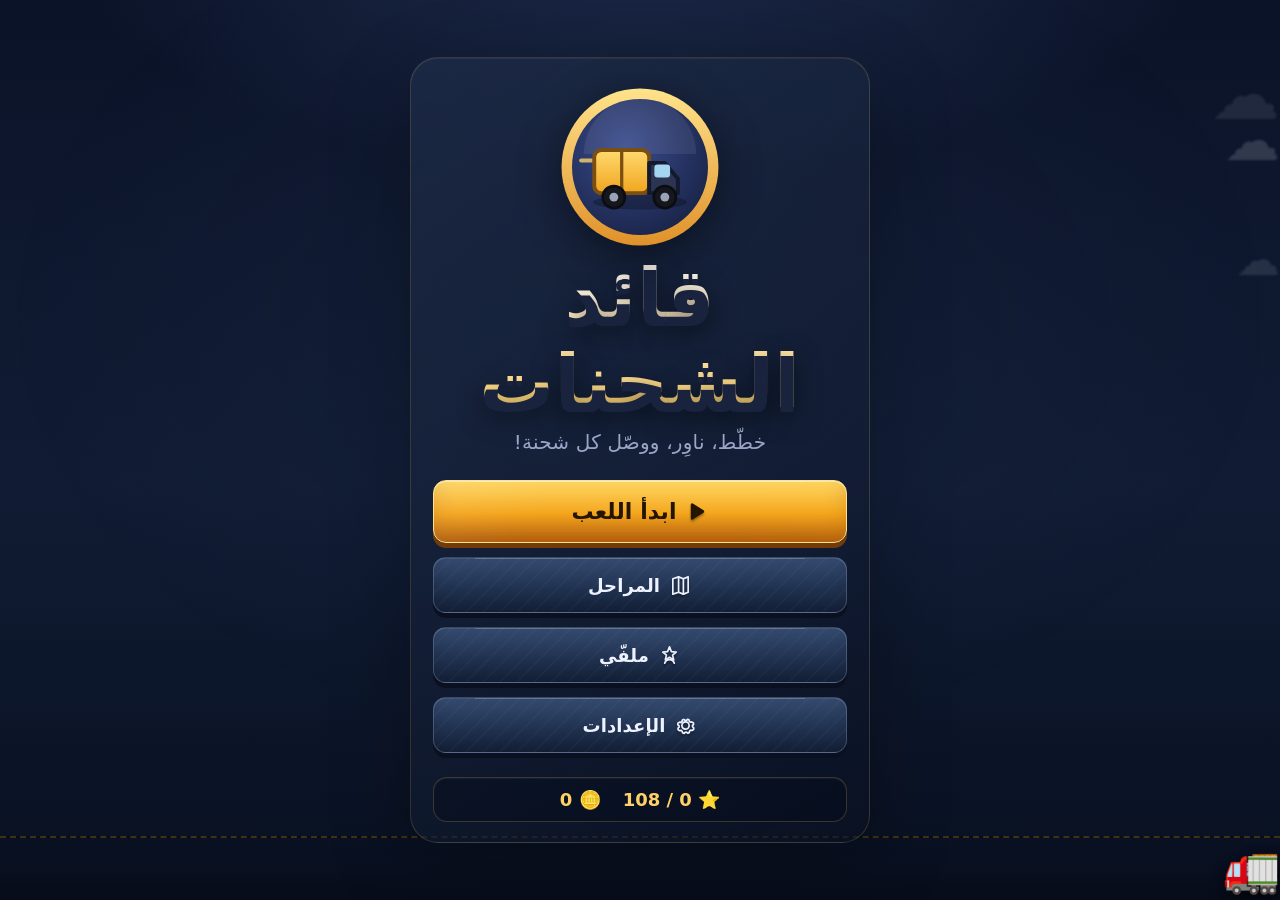
<file: index.html>
<!DOCTYPE html>
<html lang="ar" dir="rtl">
<head>
  <meta charset="UTF-8" />
  <meta name="viewport" content="width=device-width, initial-scale=1.0, viewport-fit=cover" />
  <title>قائد الشحنات — Cargo Commander</title>
  <link rel="stylesheet" href="style.css?v=51" />

  <!-- ============================================================
       إحصاءات GoatCounter (زوّار + أحداث اللاعبين) — بدون كوكيز، بدون بيانات شخصية.
       خطوة يدوية واحدة: سجّل مجاناً في https://www.goatcounter.com/
       ثم استبدل  YOURCODE  أدناه برمز موقعك (مثلاً cargojam) — هذا المكان الوحيد.
       لو تُرك YOURCODE فلن يُرسَل أي شيء (يفشل بصمت، لا يضرّ اللعبة).
       ============================================================ -->
  <script data-goatcounter="https://YOURCODE.goatcounter.com/count"
          async src="//gc.zgo.at/count.js"></script>
</head>
<body>
  <audio id="bgm" src="audio/cargo-jam-theme.mp3" preload="none" loop></audio>
  <div id="app">

  <!-- ===================== MAIN MENU ===================== -->
  <section id="menu" class="screen">
    <div class="menu-fx" aria-hidden="true">
      <span class="cloud c1">☁️</span>
      <span class="cloud c2">☁️</span>
      <span class="cloud c3">☁️</span>
      <span class="float f1">📦</span>
      <span class="float f2">🛢️</span>
      <span class="float f3">🪵</span>
      <span class="float f4">⛓️</span>
      <div class="road">
        <span class="truck t1">🚚</span>
        <span class="truck t2">🚛</span>
      </div>
    </div>
    <div class="menu-card">
      <div class="logo">
        <svg class="logo-emblem" viewBox="0 0 130 130" role="img" aria-label="شعار قائد الشحنات">
          <defs>
            <radialGradient id="lgBg" cx="0.4" cy="0.35" r="0.85"><stop offset="0" stop-color="#3a4c8e"/><stop offset="1" stop-color="#131c3a"/></radialGradient>
            <linearGradient id="lgRing" x1="0" y1="0" x2="0" y2="1"><stop offset="0" stop-color="#ffe38a"/><stop offset="1" stop-color="#e0912a"/></linearGradient>
            <linearGradient id="lgBox" x1="0" y1="0" x2="0" y2="1"><stop offset="0" stop-color="#ffd96e"/><stop offset="1" stop-color="#f0a51f"/></linearGradient>
          </defs>
          <circle cx="65" cy="65" r="60" fill="url(#lgRing)"/>
          <circle cx="65" cy="65" r="52" fill="url(#lgBg)"/>
          <path d="M22 55 a43 43 0 0 1 86 0 z" fill="#ffffff" opacity="0.07"/>
          <ellipse cx="65" cy="92" rx="36" ry="5.5" fill="#000" opacity="0.28"/>
          <g stroke-linejoin="round">
            <line x1="20" y1="60" x2="30" y2="60" stroke="#ffd166" stroke-width="3" stroke-linecap="round" opacity="0.8"/>
            <rect x="30" y="52" width="42" height="33" rx="5.5" fill="url(#lgBox)" stroke="#7a4f10" stroke-width="3"/>
            <line x1="51" y1="53" x2="51" y2="84" stroke="#7a4f10" stroke-width="2.5"/>
            <path d="M72 85 V62 h12 l10 12 v11 z" fill="#2b3450" stroke="#141a2e" stroke-width="3"/>
            <rect x="76" y="63" width="12" height="10" rx="2.5" fill="#a4d6f2"/>
            <circle cx="45" cy="88" r="8.5" fill="#15171d" stroke="#0b0d11" stroke-width="2"/><circle cx="45" cy="88" r="3.4" fill="#9aa3b5"/>
            <circle cx="84" cy="88" r="8.5" fill="#15171d" stroke="#0b0d11" stroke-width="2"/><circle cx="84" cy="88" r="3.4" fill="#9aa3b5"/>
          </g>
        </svg>
      </div>
      <h1 class="title">قائد الشحنات</h1>
      <p class="tagline">خطّط، ناوِر، ووصّل كل شحنة!</p>
      <div class="menu-buttons">
        <button class="btn btn-primary big" id="playBtn"><svg class="ui-ic" viewBox="0 0 24 24" aria-hidden="true"><path d="M5 4.8v14.4a1.4 1.4 0 0 0 2.1 1.2l11.2-7.2a1.4 1.4 0 0 0 0-2.4L7.1 3.6A1.4 1.4 0 0 0 5 4.8Z"/></svg><span>ابدأ اللعب</span></button>
        <button class="btn" id="levelsBtn"><svg class="ui-ic" viewBox="0 0 24 24" aria-hidden="true"><path d="m4 5 6-2 5 2 5-2v16l-5 2-5-2-6 2V5Z"/><path d="M10 3v16M15 5v16"/></svg><span>المراحل</span></button>
        <button class="btn" id="profileBtn" data-nav="profile"><svg class="ui-ic" viewBox="0 0 24 24" aria-hidden="true"><path d="M12 3 14 8l5 .4-3.8 3.2 1.2 5-4.4-2.7-4.4 2.7 1.2-5L5 8.4 10 8l2-5Z"/><path d="M7 20c.8-2.5 2.5-3.7 5-3.7s4.2 1.2 5 3.7"/></svg><span>ملفّي</span></button>
        <button class="btn" id="settingsBtn"><svg class="ui-ic" viewBox="0 0 24 24" aria-hidden="true"><path d="M12 8.2a3.8 3.8 0 1 0 0 7.6 3.8 3.8 0 0 0 0-7.6Z"/><path d="m19.4 13.5 1.2 1-.1 1.7-1.7 1-1.5-.3-1.1 1-.3 1.5-1.6.6-1.2-1-1.6.1-1 1.1-1.6-.6-.3-1.5-1.1-1-1.5.3-1.7-1-.1-1.7 1.2-1-.2-1.5-1.2-1 .1-1.7 1.7-1 1.5.3 1.1-1 .3-1.5 1.6-.6 1.2 1 1.6-.1 1-1.1 1.6.6.3 1.5 1.1 1 1.5-.3 1.7 1 .1 1.7-1.2 1 .2 1.5Z"/></svg><span>الإعدادات</span></button>
      </div>
      <div class="menu-stats" data-nav="profile" title="افتح ملفّي">
        <span id="menuStars">⭐ 0 / 90</span>
        <span id="menuCoins">🪙 0</span>
      </div>
    </div>
  </section>

  <!-- ===================== LEVEL SELECT ===================== -->
  <section id="levels" class="screen hidden">
    <header class="bar">
      <button class="icon-btn" data-nav="menu">‹</button>
      <h2>اختر المرحلة</h2>
      <span class="bar-right" id="levelsStars">⭐ 0</span>
    </header>
    <div class="levels-grid" id="levelsGrid"></div>
  </section>

  <!-- ===================== PROFILE ===================== -->
  <section id="profile" class="screen hidden">
    <header class="bar">
      <button class="icon-btn" data-nav="menu">‹</button>
      <h2>ملفّي</h2>
      <span class="bar-right"></span>
    </header>
    <div class="profile-body">
      <div class="profile-hero">
        <div class="pf-glow"></div>
        <div class="pf-sheen"></div>
        <div class="pf-avatar" id="pfAvatar">🚚</div>
        <div class="pf-id">
          <div class="pf-rank" id="pfRank">مبتدئ الشحن</div>
          <div class="pf-rankbar"><span id="pfRankFill"></span></div>
          <div class="pf-next" id="pfNext"></div>
        </div>
      </div>

      <div class="pf-stats">
        <div class="pf-tile"><span class="pf-ic">⭐</span><b id="pfStars">0</b><small>نجوم</small></div>
        <div class="pf-tile"><span class="pf-ic">🪙</span><b id="pfCoins">0</b><small>عملات</small></div>
        <div class="pf-tile"><span class="pf-ic">🚩</span><b id="pfLevels">0</b><small>مراحل</small></div>
        <div class="pf-tile"><span class="pf-ic">🏅</span><b id="pfPerfect">0</b><small>ثلاث نجوم</small></div>
      </div>

      <div class="pf-section-title">🗺️ إتقان المراحل <span class="pf-badgecount" id="pfMasteryCount"></span></div>
      <div class="pf-mastery" id="pfMastery"></div>

      <div class="pf-section-title">🎖️ الأوسمة <span class="pf-badgecount" id="pfBadgeCount"></span></div>
      <div class="pf-badges" id="pfBadges"></div>
    </div>
  </section>

  <!-- ===================== SETTINGS ===================== -->
  <section id="settings" class="screen hidden">
    <header class="bar">
      <button class="icon-btn" data-nav="menu">‹</button>
      <h2>الإعدادات</h2>
      <span class="bar-right"></span>
    </header>
    <div class="settings-body">
      <label class="toggle"><span>🔊 المؤثرات الصوتية</span><input type="checkbox" id="sfxToggle" checked></label>
      <label class="toggle"><span>🎵 الموسيقى</span><input type="checkbox" id="musicToggle" checked></label>
      <button class="btn danger" id="resetBtn">↺ إعادة ضبط التقدّم</button>
      <p class="hint-text">اللعبة تحفظ تقدّمك تلقائياً على هذا الجهاز.</p>
    </div>
  </section>

  <!-- ===================== GAME ===================== -->
  <section id="game" class="screen hidden">
    <header id="topbar">
      <div class="ctrl-cluster">
        <button class="icon-btn" id="pauseBtn" aria-label="إيقاف مؤقّت"><svg class="btn-ic" viewBox="0 0 24 24"><rect x="7" y="5" width="4" height="14" rx="1.6"/><rect x="13" y="5" width="4" height="14" rx="1.6"/></svg></button>
        <button class="icon-btn" id="restartBtn" aria-label="إعادة المرحلة"><svg class="btn-ic stroke" viewBox="0 0 24 24" fill="none" stroke-width="2.3" stroke-linecap="round" stroke-linejoin="round"><path d="M19 12a7 7 0 1 1-2-4.9"/><path d="M19 4v4h-4"/></svg></button>
      </div>
      <div class="stat-card">
        <div class="stat">
          <span class="stat-ic"><svg viewBox="0 0 24 24" fill="none"><path d="M6 3v18" stroke="#ffd166" stroke-width="2.2" stroke-linecap="round"/><path d="M7 4h10.4l-2.1 3.2 2.1 3.3H7z" fill="#ffd166"/></svg></span>
          <span class="stat-text"><span class="stat-label">المرحلة</span><span class="stat-value" id="levelValue">1</span></span>
        </div>
        <div class="stat" id="livesBox">
          <span class="stat-text"><span class="stat-label">القلوب</span><span class="stat-value hearts" id="livesValue"></span></span>
        </div>
        <div class="stat">
          <span class="stat-ic"><svg viewBox="0 0 24 24"><circle cx="12" cy="12" r="9" fill="#ffcf3f" stroke="#c98f16" stroke-width="1.6"/><circle cx="12" cy="12" r="5" fill="none" stroke="#d99f1e" stroke-width="1.4"/><circle cx="9.2" cy="9.2" r="1.5" fill="#fff6d8"/></svg></span>
          <span class="stat-text"><span class="stat-label">عملات الدور</span><span class="stat-value" id="coinsValue">0</span><span class="stat-wallet">الإجمالي: <b id="walletValue">0</b></span></span>
        </div>
        <div class="stat">
          <span class="stat-ic"><svg viewBox="0 0 24 24"><rect x="2" y="8" width="11" height="8" rx="1.6" fill="#cdd6ea"/><path d="M13 10h4.3l3.2 3.6V16H13z" fill="#9aa6c7"/><rect x="14.3" y="10.8" width="3" height="2.4" rx="0.5" fill="#a4d6f2"/><circle cx="6.2" cy="17" r="2.1" fill="#1b1e2a"/><circle cx="16.8" cy="17" r="2.1" fill="#1b1e2a"/></svg></span>
          <span class="stat-text"><span class="stat-label">الشاحنات</span><span class="stat-value" id="leftValue">0</span></span>
        </div>
      </div>
    </header>
    <div id="stage"><canvas id="board"></canvas></div>
    <footer id="controls" class="tools">
      <button class="tool" id="toolHint" aria-label="تلميح"><span class="tool-ic"><svg class="tool-svg" viewBox="0 0 24 24" aria-hidden="true"><path d="M9 18h6M10 21h4M8.2 14.8A6 6 0 1 1 16 14.5c-.8.7-1.1 1.5-1.3 2.5H9.3c-.2-.9-.4-1.6-1.1-2.2Z"/></svg></span><span class="tool-cost">تلميح</span></button>
      <button class="tool" id="toolRefresh" aria-label="تغيير الطلبات"><span class="tool-ic"><svg class="tool-svg" viewBox="0 0 24 24" aria-hidden="true"><path d="M20 6v5h-5M4 18v-5h5M19.2 11A7 7 0 0 0 6.1 7.2L4.5 11M4.8 13A7 7 0 0 0 17.9 16.8l1.6-3.8"/></svg></span><span class="tool-cost">🪙25</span></button>
      <button class="tool" id="toolShuffle" aria-label="خلط الساحة"><span class="tool-ic"><svg class="tool-svg" viewBox="0 0 24 24" aria-hidden="true"><path d="M4 7h3c4 0 5 10 9 10h4M16 4l4 3-4 3M4 17h3c1.5 0 2.5-1.1 3.2-2.4M16 14l4 3-4 3"/></svg></span><span class="tool-cost">🪙40</span></button>
      <button class="tool" id="toolEject" aria-label="نقل شاحنة للشارع"><span class="tool-ic"><svg class="tool-svg" viewBox="0 0 24 24" aria-hidden="true"><path d="M4 13h10M11 7l6 6-6 6M17 13h3"/></svg></span><span class="tool-cost">🪙60</span></button>
    </footer>
  </section>

  <!-- ===================== PAUSE OVERLAY ===================== -->
  <div id="pauseOverlay" class="overlay hidden">
    <div class="overlay-card">
      <h1>⏸️ إيقاف مؤقّت</h1>
      <div class="menu-buttons">
        <button class="btn btn-primary" id="resumeBtn">▶ استئناف</button>
        <button class="btn" id="pauseRestartBtn">↻ إعادة المرحلة</button>
        <button class="btn" id="pauseMenuBtn">🏠 القائمة الرئيسية</button>
      </div>
    </div>
  </div>

  <!-- ===================== RESULT OVERLAY ===================== -->
  <div id="resultOverlay" class="overlay hidden">
    <div class="overlay-card">
      <div class="stars" id="resultStars"><span>★</span><span>★</span><span>★</span></div>
      <h1 id="resultTitle">أحسنت!</h1>
      <p id="resultSub"></p>
      <div class="coin-transfer" id="coinTransfer">
        <div class="coin-step"><span>نتيجة الدور</span><strong id="roundCoins">+0</strong></div>
        <span class="coin-arrow">→</span>
        <div class="coin-step"><span>الإجمالي</span><strong id="totalCoins">0</strong></div>
      </div>
      <div class="menu-buttons">
        <button class="btn btn-primary" id="nextBtn">▶ التالي</button>
        <button class="btn" id="retryBtn">↻ إعادة</button>
        <button class="btn" id="resultMenuBtn">🏠 القائمة</button>
      </div>
    </div>
  </div>

  <!-- ===================== START (per-level intro) ===================== -->
  <div id="startOverlay" class="overlay hidden">
    <div class="overlay-card">
      <h1 id="startTitle">المرحلة 1</h1>
      <p id="startSub">اسحب الشاحنة المطلوبة إلى رصيف التحميل. الإطار الأخضر = مطلوبة الآن.</p>
      <button class="btn btn-primary big" id="startBtn">ابدأ</button>
    </div>
  </div>

</div>

  <script src="levels.js?v=51"></script>
  <script src="game.js?v=51"></script>
</body>
</html>
</file>
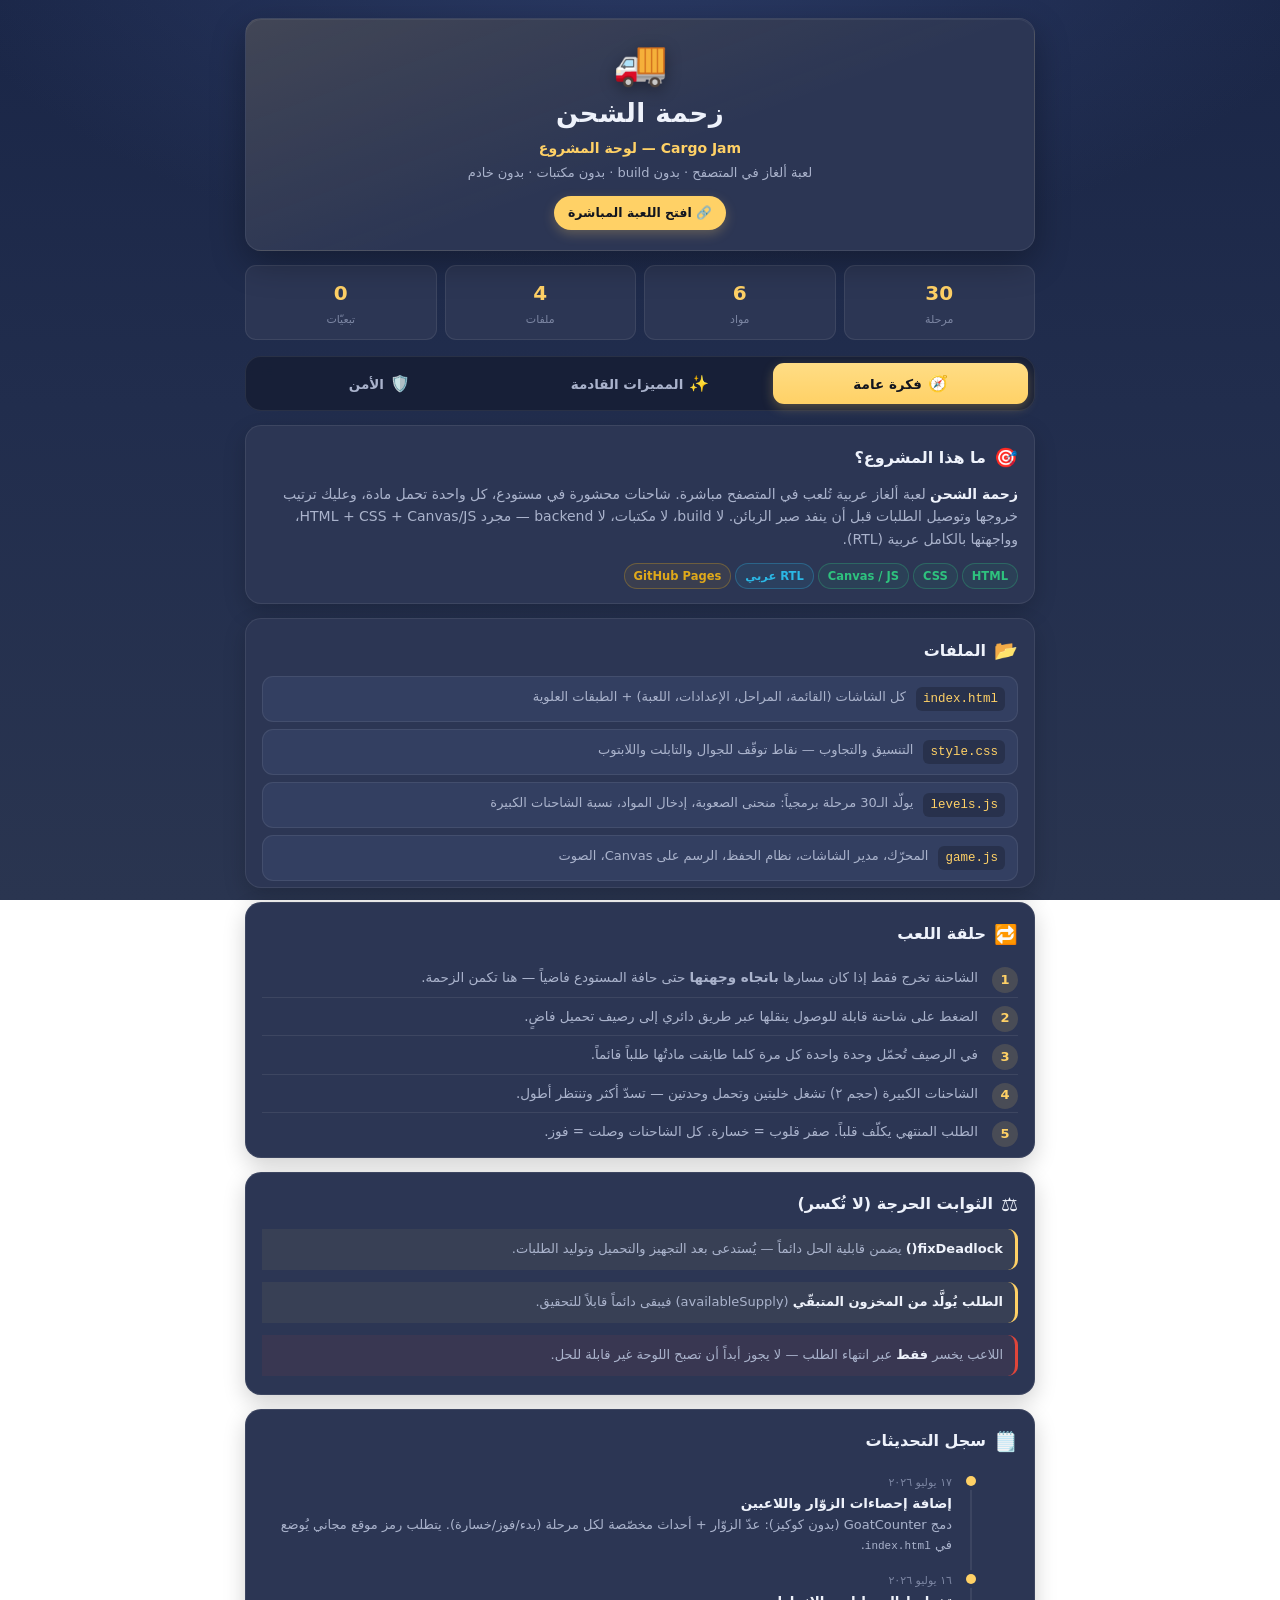
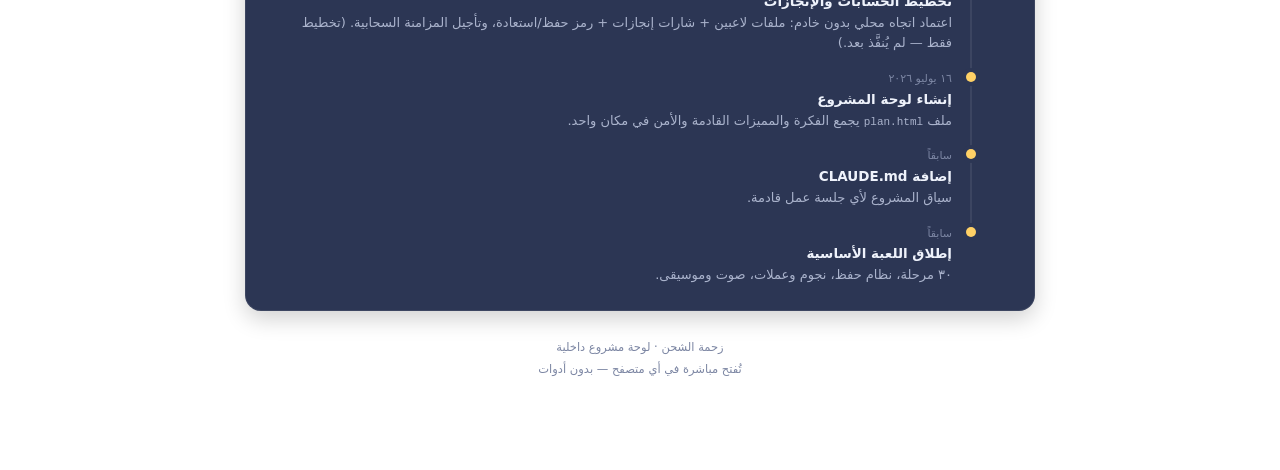
<file: plan.html>
<!DOCTYPE html>
<html lang="ar" dir="rtl">
<head>
<meta charset="UTF-8" />
<meta name="viewport" content="width=device-width, initial-scale=1.0, viewport-fit=cover" />
<meta name="theme-color" content="#20305a" />
<title>لوحة مشروع — زحمة الشحن</title>
<style>
  :root{
    --bg-0:#1a2647; --bg-1:#212d4d; --bg-2:#2a3550;
    --card:#2c3654; --card-2:#333f61; --line:rgba(255,255,255,.08);
    --ink:#eef2fb; --ink-dim:#aab3cc; --ink-mut:#7c86a3;
    --gold:#ffd166; --gold-dim:#c8a44e;
    --green:#2ec27e; --amber:#e0a91a; --red:#e0453a; --blue:#2bb8e6;
    --radius:16px; --radius-sm:11px;
  }
  *{box-sizing:border-box; -webkit-tap-highlight-color:transparent;}
  html,body{margin:0; padding:0;}
  body{
    font-family:"Segoe UI", system-ui, -apple-system, "Helvetica Neue", Arial, sans-serif;
    color:var(--ink);
    background:
      radial-gradient(1200px 600px at 50% -10%, #2c3c68 0%, transparent 60%),
      linear-gradient(180deg, var(--bg-0) 0%, var(--bg-1) 45%, var(--bg-2) 100%);
    background-attachment:fixed;
    min-height:100dvh;
    line-height:1.6;
    -webkit-font-smoothing:antialiased;
  }
  .wrap{max-width:820px; margin:0 auto; padding:18px 15px 90px;}

  /* ---------- Header ---------- */
  .hero{
    text-align:center; padding:22px 16px 20px;
    background:linear-gradient(160deg, rgba(255,209,102,.10), rgba(255,209,102,0) 55%), var(--card);
    border:1px solid var(--line); border-radius:var(--radius);
    box-shadow:0 12px 34px rgba(0,0,0,.30);
    position:relative; overflow:hidden;
  }
  .hero::after{content:""; position:absolute; inset:0; border-radius:var(--radius);
    box-shadow:inset 0 1px 0 rgba(255,255,255,.06); pointer-events:none;}
  .hero .logo{font-size:44px; line-height:1; filter:drop-shadow(0 4px 8px rgba(0,0,0,.35));}
  .hero h1{margin:8px 0 2px; font-size:26px; letter-spacing:.5px;}
  .hero .sub{color:var(--gold); font-weight:700; font-size:14px; margin-bottom:4px;}
  .hero .tag{color:var(--ink-dim); font-size:13px;}
  .hero a.live{
    display:inline-flex; align-items:center; gap:6px; margin-top:12px;
    font-size:12.5px; font-weight:700; text-decoration:none;
    color:#12151f; background:var(--gold); padding:7px 14px; border-radius:999px;
    box-shadow:0 4px 12px rgba(255,209,102,.25);
  }

  /* ---------- Stat strip ---------- */
  .stats{display:grid; grid-template-columns:repeat(4,1fr); gap:8px; margin-top:14px;}
  .stat{background:var(--card); border:1px solid var(--line); border-radius:var(--radius-sm);
    padding:11px 6px; text-align:center;}
  .stat .n{font-size:20px; font-weight:800; color:var(--gold);}
  .stat .l{font-size:11px; color:var(--ink-mut); margin-top:2px;}

  /* ---------- Tabs ---------- */
  .tabs{position:sticky; top:8px; z-index:5; display:flex; gap:6px; margin:16px 0 14px;
    background:rgba(20,27,48,.72); backdrop-filter:blur(10px);
    padding:6px; border:1px solid var(--line); border-radius:var(--radius); }
  .tab{flex:1; border:0; cursor:pointer; font-family:inherit; font-weight:800; font-size:13.5px;
    color:var(--ink-dim); background:transparent; padding:11px 4px; border-radius:11px;
    transition:.18s; display:flex; align-items:center; justify-content:center; gap:6px;}
  .tab .ic{font-size:16px;}
  .tab[aria-selected="true"]{color:#12151f;
    background:linear-gradient(180deg, #ffdd85, var(--gold));
    box-shadow:0 4px 12px rgba(255,209,102,.28);}

  .panel{display:none; animation:fade .25s ease;}
  .panel.on{display:block;}
  @keyframes fade{from{opacity:0; transform:translateY(6px);} to{opacity:1; transform:none;}}

  /* ---------- Cards / sections ---------- */
  .card{background:var(--card); border:1px solid var(--line); border-radius:var(--radius);
    padding:16px 16px 6px; margin-bottom:14px; box-shadow:0 8px 22px rgba(0,0,0,.18);}
  .card > h3{margin:0 0 10px; font-size:16px; display:flex; align-items:center; gap:8px;}
  .card > h3 .ic{font-size:19px;}
  .card p{margin:0 0 12px; color:var(--ink-dim); font-size:14px;}
  .lead{color:var(--ink-dim); font-size:14.5px;}

  .pill{display:inline-block; font-size:11.5px; font-weight:700; padding:3px 9px; border-radius:999px;
    border:1px solid var(--line); color:var(--ink-dim); margin:0 0 8px 4px; background:rgba(255,255,255,.03);}
  .pill.g{color:var(--green); border-color:rgba(46,194,126,.3); background:rgba(46,194,126,.08);}
  .pill.a{color:var(--amber); border-color:rgba(224,169,26,.3); background:rgba(224,169,26,.08);}
  .pill.b{color:var(--blue); border-color:rgba(43,184,230,.3); background:rgba(43,184,230,.08);}

  /* file table */
  .files{display:flex; flex-direction:column; gap:7px;}
  .file{display:flex; gap:10px; align-items:flex-start; background:var(--card-2);
    border:1px solid var(--line); border-radius:11px; padding:10px 12px;}
  .file code{font-family:ui-monospace, "SF Mono", Menlo, monospace; font-size:12.5px;
    color:var(--gold); background:rgba(0,0,0,.22); padding:2px 7px; border-radius:6px; white-space:nowrap;}
  .file span{font-size:13px; color:var(--ink-dim);}

  /* loop steps */
  ol.loop{margin:0; padding:0; counter-reset:step; list-style:none;}
  ol.loop li{position:relative; padding:8px 40px 8px 4px; font-size:13.5px; color:var(--ink-dim);
    border-bottom:1px solid var(--line);}
  ol.loop li:last-child{border-bottom:0;}
  ol.loop li::before{counter-increment:step; content:counter(step);
    position:absolute; right:0; top:8px; width:26px; height:26px; border-radius:50%;
    background:rgba(255,209,102,.14); color:var(--gold); font-weight:800; font-size:13px;
    display:flex; align-items:center; justify-content:center;}

  .note{border-right:3px solid var(--gold); background:rgba(255,209,102,.06);
    padding:10px 12px; border-radius:0 10px 10px 0; font-size:13px; color:var(--ink-dim); margin-bottom:12px;}
  .note.warn{border-color:var(--red); background:rgba(224,69,58,.07);}
  .note b{color:var(--ink);}

  /* ---------- Task list ---------- */
  .group-h{display:flex; align-items:center; gap:9px; margin:18px 4px 9px; font-size:14px; font-weight:800;}
  .group-h .dot{width:9px; height:9px; border-radius:50%; box-shadow:0 0 0 4px rgba(255,255,255,.04);}
  .group-h .count{margin-inline-start:auto; font-size:12px; font-weight:700; color:var(--ink-mut);
    background:rgba(255,255,255,.05); padding:2px 9px; border-radius:999px;}

  .task{display:flex; gap:11px; align-items:flex-start; background:var(--card);
    border:1px solid var(--line); border-radius:12px; padding:12px 13px; margin-bottom:8px;
    cursor:pointer; transition:.15s; user-select:none;}
  .task:active{transform:scale(.99);}
  .task .box{flex:0 0 auto; width:22px; height:22px; border-radius:7px; margin-top:1px;
    border:2px solid var(--ink-mut); display:flex; align-items:center; justify-content:center;
    font-size:14px; color:#12151f; transition:.15s;}
  .task .body{flex:1;}
  .task .t{font-size:14px; font-weight:700; color:var(--ink);}
  .task .d{font-size:12.5px; color:var(--ink-mut); margin-top:2px;}
  .task[data-done="1"]{opacity:.62;}
  .task[data-done="1"] .box{background:var(--green); border-color:var(--green);}
  .task[data-done="1"] .t{text-decoration:line-through; text-decoration-color:var(--ink-mut);}
  .task .tag{font-size:10.5px; font-weight:700; padding:2px 7px; border-radius:999px; margin-top:6px;
    display:inline-block; background:rgba(255,255,255,.05); color:var(--ink-dim);}

  .progressbar{height:8px; border-radius:999px; background:rgba(0,0,0,.28); overflow:hidden; margin:2px 0 4px;}
  .progressbar > i{display:block; height:100%; border-radius:999px;
    background:linear-gradient(90deg, var(--green), #7ee0af); transition:width .4s ease;}

  .foot{text-align:center; color:var(--ink-mut); font-size:11.5px; margin-top:26px; line-height:1.9;}
  .reset{background:none; border:1px solid var(--line); color:var(--ink-mut); font-family:inherit;
    font-size:11.5px; padding:5px 12px; border-radius:999px; cursor:pointer; margin-top:8px;}

  /* changelog */
  .log li{list-style:none; position:relative; padding:0 18px 14px; font-size:13px; color:var(--ink-dim);
    border-right:2px solid var(--line); margin-right:6px;}
  .log li:last-child{border-right-color:transparent; padding-bottom:2px;}
  .log li::before{content:""; position:absolute; right:-6px; top:4px; width:10px; height:10px;
    border-radius:50%; background:var(--gold); box-shadow:0 0 0 4px var(--card);}
  .log li b{color:var(--ink); display:block; font-size:13.5px;}
  .log li .date{color:var(--ink-mut); font-size:11px;}

  @media (max-width:420px){
    .hero h1{font-size:23px;}
    .tab span.txt{display:none;}
    .tab{padding:12px 4px;}
    .stat .n{font-size:18px;}
  }
</style>
</head>
<body>
<div class="wrap">

  <!-- ============ HERO ============ -->
  <header class="hero">
    <div class="logo">🚚</div>
    <h1>زحمة الشحن</h1>
    <div class="sub">Cargo Jam — لوحة المشروع</div>
    <div class="tag">لعبة ألغاز في المتصفح · بدون build · بدون مكتبات · بدون خادم</div>
    <a class="live" href="https://abdullahhinaidi.github.io/cargo-jam/" target="_blank" rel="noopener">🔗 افتح اللعبة المباشرة</a>
  </header>

  <div class="stats">
    <div class="stat"><div class="n">30</div><div class="l">مرحلة</div></div>
    <div class="stat"><div class="n">6</div><div class="l">مواد</div></div>
    <div class="stat"><div class="n">4</div><div class="l">ملفات</div></div>
    <div class="stat"><div class="n">0</div><div class="l">تبعيّات</div></div>
  </div>

  <!-- ============ TABS ============ -->
  <nav class="tabs" role="tablist">
    <button class="tab" role="tab" aria-selected="true" data-tab="overview"><span class="ic">🧭</span><span class="txt">فكرة عامة</span></button>
    <button class="tab" role="tab" aria-selected="false" data-tab="features"><span class="ic">✨</span><span class="txt">المميزات القادمة</span></button>
    <button class="tab" role="tab" aria-selected="false" data-tab="security"><span class="ic">🛡️</span><span class="txt">الأمن</span></button>
  </nav>

  <!-- ============ PANEL: OVERVIEW ============ -->
  <section class="panel on" id="overview">
    <div class="card">
      <h3><span class="ic">🎯</span> ما هذا المشروع؟</h3>
      <p class="lead"><b style="color:var(--ink)">زحمة الشحن</b> لعبة ألغاز عربية تُلعب في المتصفح مباشرة. شاحنات محشورة في مستودع، كل واحدة تحمل مادة، وعليك ترتيب خروجها وتوصيل الطلبات قبل أن ينفد صبر الزبائن. لا build، لا مكتبات، لا backend — مجرد HTML + CSS + Canvas/JS، وواجهتها بالكامل عربية (RTL).</p>
      <span class="pill g">HTML</span><span class="pill g">CSS</span><span class="pill g">Canvas / JS</span><span class="pill b">RTL عربي</span><span class="pill a">GitHub Pages</span>
    </div>

    <div class="card">
      <h3><span class="ic">📂</span> الملفات</h3>
      <div class="files">
        <div class="file"><code>index.html</code><span>كل الشاشات (القائمة، المراحل، الإعدادات، اللعبة) + الطبقات العلوية</span></div>
        <div class="file"><code>style.css</code><span>التنسيق والتجاوب — نقاط توقّف للجوال والتابلت واللابتوب</span></div>
        <div class="file"><code>levels.js</code><span>يولّد الـ30 مرحلة برمجياً: منحنى الصعوبة، إدخال المواد، نسبة الشاحنات الكبيرة</span></div>
        <div class="file"><code>game.js</code><span>المحرّك، مدير الشاشات، نظام الحفظ، الرسم على Canvas، الصوت</span></div>
      </div>
    </div>

    <div class="card">
      <h3><span class="ic">🔁</span> حلقة اللعب</h3>
      <ol class="loop">
        <li>الشاحنة تخرج فقط إذا كان مسارها <b>باتجاه وجهتها</b> حتى حافة المستودع فاضياً — هنا تكمن الزحمة.</li>
        <li>الضغط على شاحنة قابلة للوصول ينقلها عبر طريق دائري إلى رصيف تحميل فاضٍ.</li>
        <li>في الرصيف تُحمّل وحدة واحدة كل مرة كلما طابقت مادتُها طلباً قائماً.</li>
        <li>الشاحنات الكبيرة (حجم ٢) تشغل خليتين وتحمل وحدتين — تسدّ أكثر وتنتظر أطول.</li>
        <li>الطلب المنتهي يكلّف قلباً. صفر قلوب = خسارة. كل الشاحنات وصلت = فوز.</li>
      </ol>
    </div>

    <div class="card">
      <h3><span class="ic">⚖️</span> الثوابت الحرجة (لا تُكسر)</h3>
      <div class="note"><b>fixDeadlock()</b> يضمن قابلية الحل دائماً — يُستدعى بعد التجهيز والتحميل وتوليد الطلبات.</div>
      <div class="note"><b>الطلب يُولَّد من المخزون المتبقّي</b> (availableSupply) فيبقى دائماً قابلاً للتحقيق.</div>
      <div class="note warn">اللاعب يخسر <b>فقط</b> عبر انتهاء الطلب — لا يجوز أبداً أن تصبح اللوحة غير قابلة للحل.</div>
    </div>

    <div class="card">
      <h3><span class="ic">🗒️</span> سجل التحديثات</h3>
      <ul class="log">
        <li><span class="date">١٧ يوليو ٢٠٢٦</span><b>إضافة إحصاءات الزوّار واللاعبين</b>دمج GoatCounter (بدون كوكيز): عدّ الزوّار + أحداث مخصّصة لكل مرحلة (بدء/فوز/خسارة). يتطلب رمز موقع مجاني يُوضع في <code style="font-size:11px">index.html</code>.</li>
        <li><span class="date">١٦ يوليو ٢٠٢٦</span><b>تخطيط الحسابات والإنجازات</b>اعتماد اتجاه محلي بدون خادم: ملفات لاعبين + شارات إنجازات + رمز حفظ/استعادة، وتأجيل المزامنة السحابية. (تخطيط فقط — لم يُنفَّذ بعد.)</li>
        <li><span class="date">١٦ يوليو ٢٠٢٦</span><b>إنشاء لوحة المشروع</b>ملف <code style="font-size:11px">plan.html</code> يجمع الفكرة والمميزات القادمة والأمن في مكان واحد.</li>
        <li><span class="date">سابقاً</span><b>إضافة CLAUDE.md</b>سياق المشروع لأي جلسة عمل قادمة.</li>
        <li><span class="date">سابقاً</span><b>إطلاق اللعبة الأساسية</b>٣٠ مرحلة، نظام حفظ، نجوم وعملات، صوت وموسيقى.</li>
      </ul>
    </div>
  </section>

  <!-- ============ PANEL: FEATURES ============ -->
  <section class="panel" id="features">
    <div class="card">
      <h3><span class="ic">✨</span> خارطة الطريق</h3>
      <p>قائمة مهام حيّة — اضغط أي مهمة لتحدّدها كمنجزة. الحالة تُحفظ على جهازك تلقائياً.</p>
      <div class="progressbar"><i id="pbar"></i></div>
      <div style="display:flex; justify-content:space-between; font-size:12px; color:var(--ink-mut);">
        <span id="pct">0%</span><span id="pfrac">0 / 0 منجز</span>
      </div>
    </div>

    <div class="card" style="border-color:rgba(185,140,255,.35); background:linear-gradient(160deg, rgba(185,140,255,.10), rgba(185,140,255,0) 55%), var(--card);">
      <h3><span class="ic">🧩</span> قرار الجلسة — الحسابات والإنجازات</h3>
      <p>اتفقنا على بناء <b style="color:var(--ink)">حساب اللاعب محلياً</b> ليحتفظ كل لاعب بتقدّمه وإنجازاته دون إعادة، مع البقاء ضمن مبدأ «بدون خادم».</p>
      <div class="note"><b>المُعتمد أولاً:</b> ملفات لاعبين محلية + نظام إنجازات (شارات) + رمز حفظ/استعادة للنقل بين الأجهزة يدوياً.</div>
      <div class="note warn"><b>مؤجّل:</b> المزامنة السحابية (حساب حقيقي) — تكسر مبدأ «بدون خادم» وتضيف تبعية خارجية، نعيد النظر فيها لاحقاً.</div>
      <span class="pill b">بدون خادم</span><span class="pill g">localStorage</span><span class="pill a">تُرحَّل من الحفظ القديم تلقائياً</span>
    </div>

    <div id="tasklist"><!-- filled by JS --></div>

    <div style="text-align:center">
      <button class="reset" id="resetTasks">↺ إعادة ضبط الحالة</button>
    </div>
  </section>

  <!-- ============ PANEL: SECURITY ============ -->
  <section class="panel" id="security">
    <div class="card">
      <h3><span class="ic">🛡️</span> الوضع الأمني الحالي</h3>
      <p>سطح الهجوم هنا <b style="color:var(--green)">ضئيل جداً</b> بحكم طبيعة المشروع: صفحة ثابتة تعمل بالكامل في المتصفح.</p>
      <span class="pill g">✓ بدون خادم</span><span class="pill g">✓ بدون مكتبات خارجية</span><span class="pill g">✓ بدون بيانات حساسة</span><span class="pill g">✓ HTTPS عبر GitHub Pages</span>
    </div>

    <div class="card">
      <h3><span class="ic">🔍</span> ملاحظات على الشيفرة</h3>
      <div class="note"><b>innerHTML في buildLevelSelect:</b> يُبنى من أرقام المراحل فقط — لا مدخلات مستخدم، فهو آمن حالياً.</div>
      <div class="note"><b>الوصول للتخزين:</b> كل عمليات <code style="font-size:11px">localStorage</code> ملفوفة بـ try/catch، فلا تُعطّل اللعبة لو مُنع التخزين.</div>
      <div class="note"><b>سكربت خارجي وحيد:</b> إحصاءات GoatCounter من <code style="font-size:11px">gc.zgo.at</code> فقط — بدون كوكيز ولا بيانات شخصية. ما عداه كل الأصول محلّية.</div>
    </div>

    <div class="card">
      <h3><span class="ic">✅</span> قائمة تحقّق أمنية</h3>
      <div id="seclist"><!-- filled by JS --></div>
    </div>

    <div class="card">
      <h3><span class="ic">⚠️</span> انتبه مستقبلاً</h3>
      <div class="note warn">أي ميزة تعرض <b>نصاً من المستخدم</b> (اسم لاعب، محرر مراحل، مشاركة روابط) يجب أن تُنظَّف أو تُعرض عبر <code style="font-size:11px">textContent</code> لا <code style="font-size:11px">innerHTML</code> لتفادي XSS.</div>
      <div class="note warn">أي <b>حفظ سحابي</b> أو backend مستقبلي يغيّر نموذج التهديد كلياً — يستلزم مصادقة، تحقّق من المدخلات، وحدود معدّل.</div>
    </div>
  </section>

  <div class="foot">
    زحمة الشحن · لوحة مشروع داخلية<br>
    تُفتح مباشرة في أي متصفح — بدون أدوات
  </div>
</div>

<script>
/* ---------- Data ---------- */
const GROUPS = [
  { key:'done', title:'الأساس (منجز)', color:'#2ec27e', items:[
    { id:'d1', t:'٣٠ مرحلة بمنحنى صعوبة', d:'توليد برمجي مع إدخال تدريجي للمواد', done:true },
    { id:'d2', t:'ضمان قابلية الحل', d:'نظام fixDeadlock يمنع أي لوحة غير قابلة للحل', done:true },
    { id:'d3', t:'الحفظ التلقائي', d:'التقدّم والنجوم والعملات في localStorage', done:true },
    { id:'d4', t:'الصوت والموسيقى', d:'مؤثرات + لحن خلفية هادئ عبر Web Audio', done:true },
    { id:'d5', t:'واجهة عربية RTL متجاوبة', d:'جوال / تابلت / لابتوب', done:true },
    { id:'d6', t:'نظام النجوم والعملات', d:'حتى ٣ نجوم لكل مرحلة حسب القلوب المتبقية', done:true },
  ]},
  { key:'soon', title:'تحسينات قريبة', color:'#ffd166', items:[
    { id:'s1', t:'زر تراجع (Undo)', d:'التراجع عن آخر حركة نقل شاحنة', tag:'سهل' },
    { id:'s2', t:'شرح تفاعلي للمرحلة الأولى', d:'تعليم اللاعب الجديد آلية الجرّ والأرصفة', tag:'متوسط' },
    { id:'s3', t:'تحسين نظام التلميح', d:'إبراز الشاحنة المقترحة بوضوح أكبر بدل الاهتزاز فقط', tag:'سهل' },
    { id:'s4', t:'اهتزاز الجوال (Haptics)', d:'ذبذبة خفيفة عند التحميل/الخسارة على الأجهزة الداعمة', tag:'سهل' },
  ]},
  { key:'account', title:'حسابات وتقدّم اللاعب', color:'#b98cff', items:[
    { id:'a1', t:'ملفات لاعبين محلية', d:'كل لاعب باسمه ونجومه على نفس الجهاز — مثالي للأطفال', tag:'سهل · بدون خادم' },
    { id:'a2', t:'نظام الإنجازات (شارات)', d:'أوسمة تُفتح: أول توصيلة، ١٠ مراحل، ثلاث نجوم، مرحلة بلا خسارة قلب...', tag:'متوسط' },
    { id:'a3', t:'رمز حفظ/استعادة', d:'نسخ رمز التقدّم ولصقه على جهاز آخر — نقل يدوي بلا خادم', tag:'متوسط · بدون خادم' },
    { id:'a4', t:'سلسلة أيام اللعب (Streak)', d:'عدّاد أيام متتالية يحفّز العودة اليومية', tag:'سهل' },
    { id:'a5', t:'مزامنة سحابية (حساب حقيقي)', d:'تسجيل دخول + حفظ تلقائي بين الأجهزة عبر خدمة خارجية', tag:'كبير · يتطلب خادم' },
  ]},
  { key:'feat', title:'مميزات جديدة', color:'#2bb8e6', items:[
    { id:'f1', t:'إحصائيات اللاعب', d:'الوقت، عدد الحركات، أفضل نتيجة لكل مرحلة', tag:'متوسط' },
    { id:'f2', t:'تحدي يومي', d:'مرحلة عشوائية بذرة اليوم يلعبها الجميع', tag:'متوسط' },
    { id:'f3', t:'سمات وألوان', d:'ثيمات قابلة للتبديل من الإعدادات', tag:'متوسط' },
    { id:'f4', t:'محرّر مراحل', d:'رصف الشاحنات يدوياً ومشاركة رمز المرحلة', tag:'كبير' },
    { id:'f5', t:'تبديل اللغة (عربي/إنجليزي)', d:'دعم واجهة ثنائية اللغة', tag:'متوسط' },
  ]},
  { key:'polish', title:'جودة وتلميع', color:'#a8b0c8', items:[
    { id:'p1', t:'اختبار آلي للـ٣٠ مرحلة', d:'play-through headless يثبت أن كل مرحلة تُحل', tag:'مهم' },
    { id:'p2', t:'تحسين إمكانية الوصول', d:'تباين ألوان، أحجام لمس، قارئ شاشة', tag:'متوسط' },
    { id:'p3', t:'تحسين الأداء على الأجهزة الضعيفة', d:'تقليل إعادة الرسم عند الخمول', tag:'متوسط' },
  ]},
];

const SEC = [
  { id:'x1', t:'إضافة Content-Security-Policy', d:'وسم meta يسمح بالذات + نطاق GoatCounter (gc.zgo.at) فقط', done:false },
  { id:'x2', t:'مراجعة كل استخدامات innerHTML', d:'التأكد أنها لا تعرض مدخلات مستخدم أبداً', done:true },
  { id:'x3', t:'HTTPS إجباري', d:'GitHub Pages يفرضه افتراضياً', done:true },
  { id:'x4', t:'لا أسرار في الشيفرة', d:'لا مفاتيح ولا رموز — لا حاجة لأي منها', done:true },
];

/* ---------- Persistence ---------- */
const KEY = 'cargojam_plan';
let state = {};
try { state = JSON.parse(localStorage.getItem(KEY)) || {}; } catch(e){ state = {}; }
function save(){ try { localStorage.setItem(KEY, JSON.stringify(state)); } catch(e){} }
function isDone(item){ return (item.id in state) ? state[item.id] : !!item.done; }

/* ---------- Render task list ---------- */
function taskEl(item, onToggle){
  const done = isDone(item);
  const d = document.createElement('div');
  d.className = 'task'; d.dataset.done = done ? '1' : '0';
  d.innerHTML =
    '<div class="box">'+(done?'✓':'')+'</div>'+
    '<div class="body"><div class="t"></div>'+
      '<div class="d"></div>'+
      (item.tag ? '<span class="tag">'+item.tag+'</span>' : '')+
    '</div>';
  d.querySelector('.t').textContent = item.t;
  d.querySelector('.d').textContent = item.d;
  d.addEventListener('click', () => {
    const now = !(d.dataset.done === '1');
    state[item.id] = now; save();
    d.dataset.done = now ? '1' : '0';
    d.querySelector('.box').textContent = now ? '✓' : '';
    onToggle();
  });
  return d;
}

function renderTasks(){
  const host = document.getElementById('tasklist'); host.innerHTML = '';
  let total = 0, done = 0;
  GROUPS.forEach(g => {
    const gd = g.items.filter(isDone).length;
    total += g.items.length; done += gd;
    const h = document.createElement('div');
    h.className = 'group-h';
    h.innerHTML = '<span class="dot" style="background:'+g.color+'"></span>'+
      '<span>'+g.title+'</span><span class="count">'+gd+' / '+g.items.length+'</span>';
    host.appendChild(h);
    g.items.forEach(it => host.appendChild(taskEl(it, updateProgress)));
  });
  updateProgress();
}

function updateProgress(){
  let total = 0, done = 0;
  GROUPS.forEach(g => g.items.forEach(it => { total++; if(isDone(it)) done++; }));
  const pct = total ? Math.round(done/total*100) : 0;
  document.getElementById('pbar').style.width = pct + '%';
  document.getElementById('pct').textContent = pct + '%';
  document.getElementById('pfrac').textContent = done + ' / ' + total + ' منجز';
  // refresh group counts
  document.querySelectorAll('.group-h').forEach((h, i) => {
    const g = GROUPS[i]; if(!g) return;
    h.querySelector('.count').textContent = g.items.filter(isDone).length + ' / ' + g.items.length;
  });
}

function renderSec(){
  const host = document.getElementById('seclist'); host.innerHTML = '';
  SEC.forEach(it => host.appendChild(taskEl(it, ()=>{})));
}

document.getElementById('resetTasks').addEventListener('click', () => {
  GROUPS.forEach(g => g.items.forEach(it => { delete state[it.id]; }));
  save(); renderTasks();
});

/* ---------- Tabs ---------- */
document.querySelectorAll('.tab').forEach(btn => {
  btn.addEventListener('click', () => {
    document.querySelectorAll('.tab').forEach(b => b.setAttribute('aria-selected', b === btn ? 'true' : 'false'));
    document.querySelectorAll('.panel').forEach(p => p.classList.toggle('on', p.id === btn.dataset.tab));
    window.scrollTo({top:0, behavior:'smooth'});
  });
});

renderTasks();
renderSec();
</script>
</body>
</html>
</file>
<file: style.css>
:root {
  --bg-0:#0e1730; --bg-1:#152b45; --panel:#1d2846; --panel-2:#26335a;
  --off:#39415f;
  --line:rgba(255,255,255,0.08);
  --accent:#ffb703; --accent-2:#fb8500; --accent-d:#241500;
  --text:#eef2ff; --dim:#9aa6c7;
  --good:#2ec27e; --bad:#ff4d5e; --gold:#ffd166;
}
* { box-sizing:border-box; margin:0; padding:0; -webkit-tap-highlight-color:transparent; }
html,body { height:100%; font-family:"Segoe UI",Tahoma,system-ui,sans-serif; color:var(--text); overflow:hidden; user-select:none; }
body { background:radial-gradient(130% 100% at 50% -10%, #24325e 0%, #131c38 45%, #0b1226 100%); }

#app { position:fixed; inset:0; display:flex; align-items:center; justify-content:center; }

/* ---------- screens ---------- */
.screen { position:absolute; inset:0; display:flex; flex-direction:column; align-items:center; justify-content:center; padding:16px; }
.screen.hidden { display:none; }

/* ---------- buttons ---------- */
.btn {
  font-family:inherit; font-size:18px; font-weight:800; color:var(--text);
  background:linear-gradient(180deg,var(--panel-2),var(--panel));
  border:1px solid var(--line); border-radius:16px; padding:15px 22px; cursor:pointer;
  transition:transform .07s ease, filter .15s ease; box-shadow:0 5px 0 rgba(0,0,0,0.25);
}
.btn:hover{ filter:brightness(1.12); }
.btn:active{ transform:translateY(3px); box-shadow:0 2px 0 rgba(0,0,0,0.25); }
.btn-primary{ background:linear-gradient(180deg,var(--accent),var(--accent-2)); color:var(--accent-d); box-shadow:0 5px 0 #a85e00; }
.btn-primary:active{ box-shadow:0 2px 0 #a85e00; }
.btn.big{ font-size:22px; padding:18px 30px; }
.btn-ghost{ background:rgba(255,255,255,0.05); box-shadow:none; }
.btn.danger{ background:linear-gradient(180deg,#e0453a,#b5342b); box-shadow:0 5px 0 #7c231c; }
.icon-btn{ font-size:26px; font-weight:800; background:rgba(255,255,255,0.07); border:1px solid var(--line); color:var(--text);
  width:48px; height:48px; border-radius:14px; cursor:pointer; line-height:1; }
.icon-btn:active{ transform:translateY(2px); }

/* ---------- main menu ---------- */
.menu-card{ position:relative; z-index:2; text-align:center; max-width:460px; width:100%; animation:pop .35s cubic-bezier(.2,1.3,.4,1); }

/* animated ambient backdrop — a living depot behind the title */
.menu-fx{ position:absolute; inset:0; overflow:hidden; pointer-events:none; z-index:0; }
.menu-fx .cloud{ position:absolute; font-size:44px; opacity:.16; filter:blur(1px); animation:drift linear infinite; }
.menu-fx .c1{ top:12%; animation-duration:46s; font-size:56px; }
.menu-fx .c2{ top:26%; animation-duration:64s; animation-delay:-20s; opacity:.11; }
.menu-fx .c3{ top:6%;  animation-duration:80s; animation-delay:-46s; font-size:70px; opacity:.09; }
.menu-fx .float{ position:absolute; bottom:-40px; font-size:30px; opacity:0; animation:rise linear infinite; filter:drop-shadow(0 4px 8px rgba(0,0,0,.4)); }
.menu-fx .f1{ left:14%; animation-duration:15s; }
.menu-fx .f2{ left:38%; animation-duration:19s; animation-delay:-6s; }
.menu-fx .f3{ left:64%; animation-duration:17s; animation-delay:-11s; }
.menu-fx .f4{ left:84%; animation-duration:21s; animation-delay:-3s; }
.menu-fx .road{ position:absolute; left:0; right:0; bottom:0; height:64px;
  background:linear-gradient(180deg, rgba(10,15,32,0) 0%, rgba(10,15,32,.55) 45%, rgba(8,12,26,.85) 100%);
  border-top:2px dashed rgba(255,183,3,.22); }
.menu-fx .truck{ position:absolute; bottom:8px; font-size:40px; filter:drop-shadow(0 6px 8px rgba(0,0,0,.45));
  animation:drive linear infinite; }
.menu-fx .t1{ animation-duration:9s; }
.menu-fx .t2{ animation-duration:13s; animation-delay:-5s; font-size:46px; bottom:4px; }

@keyframes drift{ from{ transform:translateX(-90px); } to{ transform:translateX(calc(100vw + 90px)); } }
@keyframes rise{ 0%{ transform:translateY(0) rotate(0); opacity:0; } 12%{ opacity:.5; } 88%{ opacity:.5; } 100%{ transform:translateY(-82vh) rotate(28deg); opacity:0; } }
@keyframes drive{ from{ transform:translateX(-70px) scaleX(-1); } to{ transform:translateX(calc(100vw + 70px)) scaleX(-1); } }
@media (prefers-reduced-motion:reduce){ .menu-fx{ display:none; } }

.logo{ font-size:clamp(70px,14vw,120px); filter:drop-shadow(0 10px 22px rgba(0,0,0,.45)); }
.logo-emblem{ width:clamp(112px,24vw,170px); height:auto; display:block; margin:0 auto; animation:logofloat 3.8s ease-in-out infinite; }
@keyframes logofloat{ 50%{ transform:translateY(-6px); } }
@media (prefers-reduced-motion:reduce){ .logo-emblem{ animation:none; } }
.title{ font-size:clamp(40px,9vw,74px); font-weight:900; letter-spacing:1px;
  background:linear-gradient(180deg,#fff,#ffd166); -webkit-background-clip:text; background-clip:text; color:transparent;
  text-shadow:0 4px 12px rgba(0,0,0,.3); }
.tagline{ color:var(--dim); font-size:clamp(15px,3.4vw,20px); margin:6px 0 26px; }
.menu-buttons{ display:flex; flex-direction:column; gap:14px; align-items:stretch; }
.menu-stats{ display:flex; justify-content:center; gap:22px; margin-top:24px; color:var(--gold); font-weight:800; font-size:18px; }

/* ---------- top bar (level select / settings) ---------- */
.bar{ display:flex; align-items:center; justify-content:space-between; width:100%; max-width:820px; margin-bottom:18px; gap:12px; }
.bar h2{ font-size:26px; font-weight:900; }
.bar-right{ min-width:48px; text-align:left; color:var(--gold); font-weight:800; }

/* ---------- level select ---------- */
.levels-grid{ display:grid; grid-template-columns:repeat(auto-fill,minmax(96px,1fr)); gap:14px;
  width:100%; max-width:820px; overflow-y:auto; padding:6px; align-content:start; max-height:78vh; }
.lvl{ aspect-ratio:1; border-radius:18px; border:1px solid var(--line); cursor:pointer;
  background:linear-gradient(180deg,var(--panel-2),var(--panel)); box-shadow:0 4px 0 rgba(0,0,0,.25);
  display:flex; flex-direction:column; align-items:center; justify-content:center; gap:4px; position:relative; transition:transform .07s; }
.lvl:active{ transform:translateY(3px); }
.lvl .num{ font-size:28px; font-weight:900; }
.lvl .lvl-stars{ font-size:13px; letter-spacing:1px; color:var(--gold); height:14px; }
.lvl.locked{ filter:grayscale(.7) brightness(.6); cursor:not-allowed; }
.lvl.locked::after{ content:"🔒"; position:absolute; font-size:26px; }
.lvl.locked .num,.lvl.locked .lvl-stars{ opacity:0; }
.lvl.current{ outline:3px solid var(--accent); }
.lvl.test{ border-color:color-mix(in srgb,var(--accent) 55%, var(--line)); background:linear-gradient(180deg,color-mix(in srgb,var(--accent) 12%, var(--panel-2)),var(--panel)); }
.lvl.test .lvl-stars{ font-size:15px; }

/* ---------- profile / player card ---------- */
.menu-stats[data-nav]{ cursor:pointer; transition:filter .15s; }
.menu-stats[data-nav]:hover{ filter:brightness(1.25); }

.profile-body{ width:100%; max-width:600px; max-height:82vh; overflow-y:auto; padding:4px 4px 24px;
  display:flex; flex-direction:column; gap:16px; }

.profile-hero{ position:relative; overflow:hidden; border-radius:24px; padding:20px 22px; display:flex; align-items:center; gap:18px;
  background:linear-gradient(135deg,#2b3670,#1a2247 70%);
  border:1px solid rgba(255,209,102,.28);
  box-shadow:0 14px 44px rgba(0,0,0,.45), inset 0 1px 0 rgba(255,255,255,.07);
  animation:pop .35s cubic-bezier(.2,1.3,.4,1); }
.pf-glow{ position:absolute; inset:0; pointer-events:none;
  background:radial-gradient(140px 140px at 16% 22%, rgba(255,183,3,.28), transparent 68%); }
.pf-sheen{ position:absolute; top:-60%; bottom:-60%; width:60px; left:-80px; pointer-events:none;
  background:linear-gradient(90deg, transparent, rgba(255,255,255,.14), transparent);
  transform:skewX(-18deg); animation:sheen 5.5s ease-in-out infinite; }
@keyframes sheen{ 0%,100%{ left:-80px; } 55%,100%{ left:120%; } }

.pf-avatar{ position:relative; z-index:1; flex:none; width:82px; height:82px; border-radius:50%;
  display:flex; align-items:center; justify-content:center; font-size:44px;
  background:radial-gradient(circle at 34% 28%, #3d4d8c, #1c2448);
  border:3px solid var(--gold);
  box-shadow:0 0 26px rgba(255,209,102,.42), inset 0 2px 8px rgba(0,0,0,.45);
  animation:bobble 3.2s ease-in-out infinite; }
@keyframes bobble{ 50%{ transform:translateY(-5px); } }
.pf-id{ position:relative; z-index:1; flex:1; min-width:0; }
.pf-rank{ font-size:clamp(20px,5.4vw,27px); font-weight:900; line-height:1.15;
  background:linear-gradient(180deg,#fff,#ffd166); -webkit-background-clip:text; background-clip:text; color:transparent; }
.pf-rankbar{ height:11px; border-radius:7px; background:rgba(0,0,0,.38); margin:11px 0 7px; overflow:hidden;
  box-shadow:inset 0 1px 3px rgba(0,0,0,.4); }
.pf-rankbar span{ display:block; height:100%; width:0; border-radius:7px;
  background:linear-gradient(90deg,var(--accent-2),var(--gold));
  box-shadow:0 0 12px rgba(255,209,102,.7); transition:width .7s cubic-bezier(.2,1,.3,1); }
.pf-next{ font-size:13px; color:var(--dim); }

.pf-stats{ display:grid; grid-template-columns:repeat(4,1fr); gap:10px; }
.pf-tile{ background:linear-gradient(180deg,var(--panel-2),var(--panel)); border:1px solid var(--line);
  border-radius:16px; padding:13px 4px; text-align:center; box-shadow:0 4px 0 rgba(0,0,0,.22); }
.pf-tile .pf-ic{ font-size:23px; display:block; line-height:1; }
.pf-tile b{ display:block; font-size:24px; font-weight:900; margin-top:3px; }
.pf-tile small{ color:var(--dim); font-size:11px; }

.pf-section-title{ font-size:16px; font-weight:800; color:var(--gold); margin:2px 2px -4px;
  display:flex; align-items:center; gap:8px; }
.pf-badgecount{ color:var(--dim); font-size:13px; font-weight:700; }

.pf-mastery{ display:grid; grid-template-columns:repeat(10,1fr); gap:5px; }
.pf-cell{ aspect-ratio:1; border-radius:7px; display:flex; align-items:center; justify-content:center;
  font-size:11px; font-weight:800; background:var(--off); color:var(--dim); border:1px solid var(--line); }
.pf-cell.locked{ opacity:.32; }
.pf-cell.open{ background:var(--panel-2); color:var(--text); }
.pf-cell.s1{ background:linear-gradient(180deg,#cd8944,#9c5f27); color:#fff; font-size:9px; letter-spacing:-1px; }
.pf-cell.s2{ background:linear-gradient(180deg,#cbd4df,#8a97ab); color:#1c2338; font-size:9px; letter-spacing:-1px; }
.pf-cell.s3{ background:linear-gradient(180deg,#ffd94a,#f0a713); color:#5a3b00; font-size:9px; letter-spacing:-1px;
  box-shadow:0 0 10px rgba(255,209,102,.55); }

.pf-badges{ display:grid; grid-template-columns:repeat(auto-fill,minmax(98px,1fr)); gap:10px; }
.pf-badge{ text-align:center; border-radius:16px; padding:14px 8px; border:1px solid var(--line);
  background:var(--panel); filter:grayscale(.85) brightness(.68); opacity:.72; }
.pf-badge.got{ filter:none; opacity:1;
  background:linear-gradient(180deg,color-mix(in srgb,var(--gold) 12%,var(--panel-2)),var(--panel));
  border-color:rgba(255,209,102,.42); box-shadow:0 6px 20px rgba(255,183,3,.16), inset 0 1px 0 rgba(255,255,255,.06); }
.pf-badge .pf-b-ic{ font-size:34px; display:block; line-height:1; }
.pf-badge.got .pf-b-ic{ filter:drop-shadow(0 3px 9px rgba(255,183,3,.5)); animation:badgePop .45s backwards; }
.pf-badge b{ display:block; font-size:13px; margin-top:7px; }
.pf-badge small{ display:block; color:var(--dim); font-size:10.5px; margin-top:3px; line-height:1.35; }
@keyframes badgePop{ from{ transform:scale(0) rotate(-30deg); } }

/* ---------- settings ---------- */
.settings-body{ width:100%; max-width:460px; display:flex; flex-direction:column; gap:16px; }
.toggle{ display:flex; align-items:center; justify-content:space-between; background:var(--panel); border:1px solid var(--line);
  border-radius:14px; padding:16px 18px; font-size:18px; font-weight:700; cursor:pointer; }
.toggle input{ width:52px; height:30px; -webkit-appearance:none; appearance:none; background:var(--off); border-radius:20px; position:relative; cursor:pointer; outline:none; }
.toggle input:checked{ background:var(--good); }
.toggle input::before{ content:""; position:absolute; width:24px; height:24px; border-radius:50%; background:#fff; top:3px; right:3px; transition:.2s; }
.toggle input:checked::before{ right:25px; }
.hint-text{ color:var(--dim); font-size:14px; text-align:center; }

/* ---------- game screen ---------- */
#game{ padding:10px; gap:10px; justify-content:flex-start; }
#topbar{ display:flex; align-items:center; gap:8px; width:100%; max-width:980px; }
.ctrl-cluster{ display:flex; gap:6px; flex:none; }
.stat-card{ flex:1; display:flex; align-items:stretch; overflow:hidden;
  background:linear-gradient(180deg,var(--panel-2),var(--panel)); border:1px solid var(--line);
  border-radius:14px; box-shadow:0 4px 0 rgba(0,0,0,.22); }
.stat{ flex:1; display:flex; align-items:center; justify-content:center; gap:8px; padding:8px 6px; }
.stat + .stat{ border-inline-start:1px solid var(--line); }
.stat-ic{ flex:none; width:24px; height:24px; }
.stat-ic svg{ width:100%; height:100%; display:block; }
.stat-text{ display:flex; flex-direction:column; align-items:flex-start; line-height:1.1; min-width:0; }
.stat-label{ font-size:11px; color:var(--dim); white-space:nowrap; }
.stat-value{ font-size:21px; font-weight:900; white-space:nowrap; }
.stat-wallet{ display:block; color:var(--dim); font-size:10px; line-height:1.1; margin-top:3px; white-space:nowrap; }
.stat-wallet b{ color:var(--gold); font-weight:900; }
.stat-value.hearts{ display:flex; gap:2px; align-items:center; }
.hrt{ width:18px; height:18px; }
.hrt path{ fill:var(--bad); }
.hrt.empty path{ fill:#39415f; }
.hearts .hx{ font-size:18px; font-weight:900; }
#livesBox.low .hrt path{ animation:heartpulse .7s ease-in-out infinite; }
@keyframes heartpulse{ 50%{ opacity:.35; } }
.btn-ic{ width:24px; height:24px; fill:var(--text); }
.btn-ic.stroke{ fill:none; stroke:var(--text); }
.icon-btn{ display:flex; align-items:center; justify-content:center; }
#timerBox.warning .stat-value{ color:var(--bad); }
#stage{ flex:1; width:100%; display:flex; align-items:center; justify-content:center; min-height:0; }
#board{ border-radius:20px; box-shadow:0 18px 50px rgba(0,0,0,.5); touch-action:none; max-width:100%; max-height:100%; }
#controls{ display:flex; gap:10px; width:100%; max-width:520px; justify-content:center; }
#controls .btn{ flex:1; max-width:240px; }
#controls.tools{ max-width:600px; gap:8px; }
.tool{ flex:1; max-width:150px; display:flex; flex-direction:column; align-items:center; gap:2px;
  padding:9px 4px; border-radius:14px; font-family:inherit; color:var(--text); cursor:pointer;
  background:linear-gradient(180deg,var(--panel-2),var(--panel)); border:1px solid var(--line);
  box-shadow:0 4px 0 rgba(0,0,0,.22); transition:transform .07s ease, filter .15s ease; }
.tool:active{ transform:translateY(3px); box-shadow:0 1px 0 rgba(0,0,0,.22); }
.tool .tool-ic{ font-size:24px; line-height:1; }
.tool .tool-cost{ font-size:12px; font-weight:800; color:var(--gold); white-space:nowrap; }
.tool.cant{ filter:grayscale(.7) brightness(.62); }
.tool.armed{ border-color:var(--accent); box-shadow:0 0 0 2px var(--accent), 0 4px 0 rgba(0,0,0,.22); }

/* ---------- overlays ---------- */
.overlay{ position:fixed; inset:0; background:rgba(6,10,25,.8); backdrop-filter:blur(6px);
  display:flex; align-items:center; justify-content:center; z-index:30; }
.overlay.hidden{ display:none; }
.overlay-card{ background:linear-gradient(180deg,var(--panel-2),var(--panel)); border:1px solid var(--line);
  border-radius:26px; padding:30px 26px; text-align:center; max-width:400px; width:88%;
  box-shadow:0 24px 70px rgba(0,0,0,.55); animation:pop .3s cubic-bezier(.2,1.3,.4,1); }
.overlay-card h1{ font-size:30px; margin-bottom:10px; }
.overlay-card p{ color:var(--dim); font-size:16px; line-height:1.6; margin-bottom:22px; }
.overlay-card .menu-buttons{ margin-top:8px; }
.stars{ display:flex; justify-content:center; gap:10px; margin-bottom:12px; font-size:46px; }
.stars span{ color:var(--off); transition:transform .3s, color .3s; }
.stars span.on{ color:var(--gold); text-shadow:0 0 18px rgba(255,209,102,.6); animation:star-pop .4s backwards; }
.stars span.on:nth-child(2){ animation-delay:.12s; }
.stars span.on:nth-child(3){ animation-delay:.24s; }
.coin-transfer{ display:flex; align-items:center; justify-content:center; gap:14px; margin:4px 0 20px; padding:12px 10px; border:1px solid rgba(255,209,102,.25); border-radius:16px; background:rgba(10,16,34,.32); }
.coin-step{ display:flex; flex-direction:column; gap:3px; min-width:92px; }
.coin-step span{ color:var(--dim); font-size:12px; }
.coin-step strong{ color:var(--gold); font-size:22px; font-weight:900; }
.coin-arrow{ color:var(--accent); font-size:24px; font-weight:900; }
.coin-transfer.hidden{ display:none; }

@keyframes pop{ from{ transform:scale(.85); opacity:0; } }
@keyframes star-pop{ from{ transform:scale(0) rotate(-40deg); } }

@media (min-width:820px){
  #topbar,#controls{ max-width:1100px; }
  .stat-value{ font-size:26px; }
}

/* ---------- phones: compact chrome so the board gets the room ---------- */
@media (max-width:560px){
  #game{ padding:6px; gap:6px; }
  #topbar{ gap:5px; }
  .stat{ padding:5px 3px; border-radius:10px; gap:5px; }
  .stat-label{ font-size:9px; }
  .stat-value{ font-size:16px; }
  .stat-ic{ width:19px; height:19px; }
  .hrt{ width:15px; height:15px; }
  .icon-btn{ width:40px; height:40px; border-radius:11px; }
  .btn-ic{ width:20px; height:20px; }
  #controls{ gap:8px; }
  #controls .btn{ font-size:15px; padding:11px 8px; border-radius:12px; }
  .tool{ padding:6px 2px; border-radius:11px; }
  .tool .tool-ic{ font-size:20px; }
  .tool .tool-cost{ font-size:10px; }
  .levels-grid{ grid-template-columns:repeat(auto-fill,minmax(72px,1fr)); gap:10px; }
  .lvl .num{ font-size:22px; }
  .overlay-card{ padding:24px 18px; border-radius:20px; }
  .overlay-card h1{ font-size:24px; }
  .stars{ font-size:38px; }
  .profile-hero{ padding:16px; gap:14px; }
  .pf-avatar{ width:66px; height:66px; font-size:36px; }
  .pf-tile b{ font-size:20px; }
  .pf-badges{ grid-template-columns:repeat(auto-fill,minmax(84px,1fr)); gap:8px; }
  .pf-badge .pf-b-ic{ font-size:28px; }
}
/* landscape phones: keep the board visible */
@media (max-height:520px){
  #game{ padding:4px; gap:4px; }
  .stat-label{ display:none; }
  .stat-value{ font-size:14px; }
  #controls .btn{ padding:8px; font-size:13px; }
}

/* ---------- Cargo depot visual theme pass ---------- */
:root{
  --metal-0:#101827; --metal-1:#1c2940; --metal-2:#2d3b55;
  --steel-edge:rgba(201,214,234,.22); --gold-glow:rgba(255,183,3,.24);
}
body{ background:
  radial-gradient(900px 500px at 50% -18%,rgba(68,92,146,.42),transparent 70%),
  linear-gradient(180deg,#0b1328 0%,#111c34 54%,#081020 100%); }
.screen{ background:radial-gradient(900px 620px at 50% 35%,rgba(43,61,96,.16),transparent 70%); }
.btn,.icon-btn,.tool,.lvl{ position:relative; overflow:hidden; border-color:var(--steel-edge); }
.btn::before,.tool::before,.lvl::before,.icon-btn::before{ content:""; position:absolute; inset:0; pointer-events:none; background:linear-gradient(120deg,rgba(255,255,255,.09),transparent 28%,transparent 72%,rgba(255,183,3,.06)); opacity:.7; }
.btn::after,.tool::after{ content:""; position:absolute; left:10%; right:10%; top:0; height:1px; background:rgba(255,255,255,.18); pointer-events:none; }
.btn{ border-radius:13px; box-shadow:0 5px 0 #0a1020, inset 0 1px 0 rgba(255,255,255,.08), inset 0 -8px 18px rgba(0,0,0,.12); }
.btn:hover,.tool:hover,.lvl:hover{ filter:brightness(1.14) saturate(1.08); border-color:rgba(255,209,102,.42); }
.btn-primary{ background:linear-gradient(180deg,#ffd966 0%,#f4a51c 54%,#bc6710 100%); border-color:#ffe28a; box-shadow:0 5px 0 #713b0a, inset 0 1px 0 rgba(255,255,255,.55), inset 0 -10px 20px rgba(111,44,0,.17); }
.btn-primary:hover{ filter:brightness(1.08) saturate(1.12); }
.icon-btn{ background:linear-gradient(180deg,#33435f,#1a263d); box-shadow:0 4px 0 #0a1020, inset 0 1px 0 rgba(255,255,255,.12); }
.menu-card{ padding:24px 22px 20px; border:1px solid rgba(255,209,102,.16); border-radius:28px; background:linear-gradient(145deg,rgba(30,44,72,.78),rgba(10,17,34,.54)); box-shadow:0 24px 80px rgba(0,0,0,.28), inset 0 1px 0 rgba(255,255,255,.06); }
.title{ text-shadow:0 5px 0 #19233e,0 10px 26px rgba(0,0,0,.55); }
.tagline{ letter-spacing:.2px; }
.menu-stats{ padding:11px 18px; border:1px solid rgba(255,209,102,.2); border-radius:14px; background:rgba(5,11,25,.34); box-shadow:inset 0 1px 0 rgba(255,255,255,.05); }
.bar{ padding:12px 16px; border:1px solid var(--steel-edge); border-radius:16px; background:linear-gradient(180deg,rgba(45,59,85,.92),rgba(18,28,49,.94)); box-shadow:0 7px 0 rgba(0,0,0,.25), inset 0 1px 0 rgba(255,255,255,.09); }
.bar h2{ text-shadow:0 2px 0 #0a1020; }
.levels-grid{ padding:12px; border:1px solid rgba(201,214,234,.14); border-radius:20px; background:rgba(8,15,30,.4); box-shadow:inset 0 1px 0 rgba(255,255,255,.05); }
.lvl{ border-radius:14px; background:linear-gradient(155deg,#344563,#1a2942 62%,#111b30); box-shadow:0 5px 0 #09101f, inset 0 1px 0 rgba(255,255,255,.12); }
.lvl .num{ color:#f5f7ff; text-shadow:0 2px 0 #10182b; }
.lvl.current{ outline:2px solid var(--gold); box-shadow:0 0 0 4px rgba(255,183,3,.13),0 5px 0 #09101f; }
.lvl.test{ background:linear-gradient(155deg,#554b37,#2c3040 62%,#151d30); }
.stat-card{ background:linear-gradient(180deg,#2e3e5d,#17243c); border-color:rgba(201,214,234,.24); box-shadow:0 5px 0 #09101f, inset 0 1px 0 rgba(255,255,255,.1), inset 0 -14px 22px rgba(0,0,0,.1); }
.stat{ position:relative; }
.stat + .stat{ border-inline-start-color:rgba(201,214,234,.18); }
.stat-label{ color:#b4c0d9; text-transform:none; }
.stat-value{ text-shadow:0 2px 0 #0b1222; }
.tool{ background:linear-gradient(180deg,#344664,#1a2943 66%,#111b30); border-color:rgba(201,214,234,.2); box-shadow:0 5px 0 #09101f, inset 0 1px 0 rgba(255,255,255,.1); }
.tool .tool-ic{ filter:drop-shadow(0 2px 2px rgba(0,0,0,.45)); }
.overlay{ background:rgba(3,8,20,.84); }
.overlay-card{ background:linear-gradient(155deg,#30415f,#17243e 66%,#10192d); border-color:rgba(255,209,102,.3); box-shadow:0 26px 80px rgba(0,0,0,.65), inset 0 1px 0 rgba(255,255,255,.1); }
.overlay-card h1{ text-shadow:0 3px 0 #0b1222; }
.toggle{ background:linear-gradient(155deg,#30415f,#17243e); border-color:var(--steel-edge); box-shadow:0 4px 0 #09101f, inset 0 1px 0 rgba(255,255,255,.08); }
button:focus-visible,.lvl:focus-visible{ outline:3px solid var(--gold); outline-offset:3px; }
@media (max-width:560px){
  .menu-card{ padding:18px 14px 16px; border-radius:22px; }
  .bar{ padding:9px 10px; }
  .stat-card{ border-radius:12px; }
  .stat{ padding:6px 3px; gap:4px; }
  .stat-ic{ width:19px; height:19px; }
  .stat-label{ font-size:9px; }
  .stat-value{ font-size:18px; }
  .stat-wallet{ font-size:8px; }
  .coin-transfer{ gap:7px; padding:10px 6px; }
  .coin-step{ min-width:76px; }
  .coin-step strong{ font-size:19px; }
}

/* ---------- Playful game UI polish ---------- */
.menu-buttons .btn{ min-height:56px; letter-spacing:.1px; }
.menu-buttons .btn:not(.btn-primary){ background:linear-gradient(180deg,#354b70 0%,#223453 52%,#14223a 100%); }
.menu-buttons .btn:not(.btn-primary)::before{ background:repeating-linear-gradient(135deg,rgba(255,255,255,.045) 0 2px,transparent 2px 12px); opacity:.5; }
.menu-buttons .btn-primary.big{ animation:button-idle-glow 2.8s ease-in-out infinite; }
@keyframes button-idle-glow{ 50%{ box-shadow:0 5px 0 #713b0a,0 0 26px rgba(255,183,3,.22),inset 0 1px 0 rgba(255,255,255,.55),inset 0 -10px 20px rgba(111,44,0,.17); } }
.btn:active,.tool:active,.icon-btn:active{ filter:brightness(.9); }
.tool{ min-height:70px; justify-content:center; gap:5px; border-radius:16px; }
.tool .tool-ic{ display:grid; place-items:center; width:36px; height:36px; border-radius:11px; font-size:23px; background:linear-gradient(145deg,#445a7e,#1d2b46); border:1px solid rgba(255,255,255,.13); box-shadow:inset 0 1px 0 rgba(255,255,255,.18),0 3px 0 #0a1120; }
.tool .tool-cost{ padding:2px 8px; border-radius:999px; background:rgba(5,11,24,.42); border:1px solid rgba(255,209,102,.18); }
.tool.cant .tool-ic{ opacity:.48; }
.tool.armed{ background:linear-gradient(180deg,#6a5425,#3e321c 70%,#211b13); border-color:var(--gold); }
.tool.armed .tool-ic{ background:linear-gradient(145deg,#ffd866,#b86c0b); color:#241500; }
#controls.tools{ padding:8px; border-radius:20px; background:linear-gradient(180deg,rgba(38,54,82,.88),rgba(12,21,37,.92)); border:1px solid rgba(201,214,234,.2); box-shadow:0 8px 0 rgba(0,0,0,.23),inset 0 1px 0 rgba(255,255,255,.08); }
.stat-card .stat:first-child{ background:linear-gradient(90deg,rgba(255,183,3,.08),transparent); }
.stat-card .stat:nth-child(3){ background:linear-gradient(90deg,transparent,rgba(255,183,3,.06),transparent); }
.lvl{ isolation:isolate; }
.lvl::after{ content:""; position:absolute; top:8px; left:9px; width:5px; height:5px; border-radius:50%; background:#ffd166; box-shadow:calc(100% - 23px) 0 #ffd166,0 calc(100% - 17px) #52617d,calc(100% - 23px) calc(100% - 17px) #52617d; opacity:.72; pointer-events:none; }
.lvl .num,.lvl .lvl-stars{ position:relative; z-index:1; }
.lvl.current::after{ box-shadow:calc(100% - 23px) 0 #ffd166,0 calc(100% - 17px) #ffd166,calc(100% - 23px) calc(100% - 17px) #ffd166; }
.lvl.test::before{ background:linear-gradient(135deg,rgba(255,209,102,.18),transparent 35%,rgba(255,209,102,.06)); }
.overlay-card .btn{ border-radius:12px; }
.coin-transfer{ box-shadow:inset 0 1px 0 rgba(255,255,255,.07),0 5px 0 rgba(0,0,0,.15); }
@media (prefers-reduced-motion:reduce){ .menu-buttons .btn-primary.big{ animation:none; } }

/* ---------- Custom icon and press feedback layer ---------- */
.btn,.icon-btn,.tool{ display:inline-flex; align-items:center; justify-content:center; gap:9px; }
.ui-ic{ width:23px; height:23px; flex:none; fill:none; stroke:currentColor; stroke-width:1.75; stroke-linecap:round; stroke-linejoin:round; filter:drop-shadow(0 2px 1px rgba(0,0,0,.35)); }
.btn-primary .ui-ic path:first-child{ fill:currentColor; stroke:none; }
.tool-svg{ width:22px; height:22px; fill:none; stroke:currentColor; stroke-width:1.8; stroke-linecap:round; stroke-linejoin:round; }
.press-ripple{ position:absolute; width:14px; height:14px; border-radius:50%; pointer-events:none; background:rgba(255,255,255,.55); transform:translate(-50%,-50%) scale(0); animation:press-ripple .48s ease-out forwards; mix-blend-mode:screen; }
@keyframes press-ripple{ to{ transform:translate(-50%,-50%) scale(15); opacity:0; } }
button.press-hit{ animation:press-hit .22s ease-out; }
@keyframes press-hit{ 45%{ filter:brightness(1.22) saturate(1.2); } }
.tool.press-hit .tool-ic,.btn.press-hit .ui-ic{ animation:icon-pop .25s ease-out; }
@keyframes icon-pop{ 45%{ transform:scale(1.16) rotate(-4deg); } }
@media (prefers-reduced-motion:reduce){ .press-ripple{ display:none; } button.press-hit,.tool.press-hit .tool-ic,.btn.press-hit .ui-ic{ animation:none; } }


/* ---------- Gameplay composition cleanup ---------- */
#game{ gap:7px; padding:7px; }
#topbar{ gap:6px; max-width:980px; }
#topbar .stat-card{ min-width:0; }
#topbar .stat{ padding:6px 5px; gap:6px; }
#topbar .stat-label{ font-size:10px; }
#topbar .stat-value{ font-size:19px; }
#topbar .stat-wallet{ font-size:9px; }
#stage{ align-items:flex-start; padding-top:0; }
#board{ box-shadow:0 12px 34px rgba(0,0,0,.48); }
#controls.tools{ flex:0 0 auto; width:min(100%,520px); gap:6px; padding:6px; border-radius:16px; }
#controls.tools .tool{ min-height:58px; max-width:none; padding:5px 3px; gap:3px; border-radius:12px; }
#controls.tools .tool .tool-ic{ width:30px; height:30px; border-radius:9px; }
#controls.tools .tool .tool-cost{ font-size:10px; padding:1px 6px; }

@media (max-width:560px){
  #game{ gap:5px; padding:5px; }
  #topbar{ gap:4px; }
  #topbar .ctrl-cluster{ gap:4px; }
  #topbar .stat{ padding:5px 2px; gap:3px; }
  #topbar .stat-label{ font-size:8px; }
  #topbar .stat-value{ font-size:15px; }
  #topbar .stat-wallet{ font-size:7px; margin-top:1px; }
  #topbar .stat-ic{ width:17px; height:17px; }
  #topbar .hrt{ width:13px; height:13px; }
  #controls.tools{ width:min(100%,470px); gap:4px; padding:5px; }
  #controls.tools .tool{ min-height:52px; }
  #controls.tools .tool .tool-ic{ width:27px; height:27px; }
  #controls.tools .tool .tool-cost{ font-size:9px; }
}

@media (max-height:680px){
  #game{ gap:4px; padding:4px; }
  #topbar .stat{ padding-block:3px; }
  #topbar .stat-value{ font-size:15px; }
  #controls.tools .tool{ min-height:48px; }
}

@media (max-width:380px){
  #topbar .ctrl-cluster .icon-btn{ width:34px; height:34px; }
  #topbar .stat-ic{ display:none; }
  #topbar .stat{ padding-inline:1px; }
  #topbar .stat-value{ font-size:14px; }
  #controls.tools .tool .tool-cost{ font-size:8px; }
}


/* ---------- HUD hierarchy pass ---------- */
#topbar{ align-items:stretch; }
#topbar .ctrl-cluster{ order:3; align-self:center; }
#topbar .stat-card{ order:2; display:grid; grid-template-columns:repeat(4,minmax(0,1fr)); direction:rtl; min-height:58px; }
#topbar .stat{ min-width:0; position:relative; flex:none; }
#topbar .stat:nth-child(1){ order:1; background:linear-gradient(180deg,rgba(255,183,3,.14),rgba(255,183,3,.03)); }
#topbar .stat:nth-child(4){ order:2; background:linear-gradient(180deg,rgba(46,194,126,.11),rgba(46,194,126,.02)); }
#topbar .stat:nth-child(2){ order:3; }
#topbar .stat:nth-child(3){ order:4; background:linear-gradient(180deg,rgba(255,209,102,.08),transparent); }
#topbar .stat-text{ align-items:center; text-align:center; }
#topbar .stat-label{ font-weight:800; }
#topbar .stat-value{ line-height:1; }
#topbar .stat-card .stat + .stat{ border-inline-start:1px solid rgba(201,214,234,.16); }
#topbar .stat:nth-child(1)::before,#topbar .stat:nth-child(4)::before{ content:""; position:absolute; inset:6px 0; border-inline:1px solid rgba(255,209,102,.12); pointer-events:none; }
#topbar .ctrl-cluster .icon-btn{ width:44px; height:44px; }

@media (max-width:560px){
  #topbar .stat-card{ min-height:50px; }
  #topbar .stat-text{ width:100%; }
  #topbar .stat:nth-child(1) .stat-ic,#topbar .stat:nth-child(4) .stat-ic{ display:none; }
  #topbar .stat:nth-child(1) .stat-label,#topbar .stat:nth-child(4) .stat-label{ font-size:9px; }
  #topbar .stat:nth-child(1) .stat-value,#topbar .stat:nth-child(4) .stat-value{ font-size:17px; }
  #topbar .stat:nth-child(2) .stat-label{ display:none; }
  #topbar .stat:nth-child(3) .stat-label{ font-size:8px; }
  #topbar .stat:nth-child(3) .stat-value{ font-size:14px; }
  #topbar .stat:nth-child(3) .stat-wallet{ font-size:7px; }
}

@media (max-width:380px){
  #topbar .stat-card{ min-height:46px; }
  #topbar .stat:nth-child(1) .stat-value,#topbar .stat:nth-child(4) .stat-value{ font-size:15px; }
  #topbar .stat:nth-child(2) .hrt{ width:12px; height:12px; }
  #topbar .stat:nth-child(3) .stat-value{ font-size:13px; }
}


/* ---------- HUD follows the play window ---------- */
#topbar{ width:min(100%,var(--play-width,980px)); }
#controls.tools{ width:min(100%,var(--play-width,520px)); }
#topbar .stat-card{ flex:1 1 auto; min-width:0; }
#topbar .ctrl-cluster{ flex:0 0 auto; }
@media (max-width:560px){
  #topbar{ width:min(100%,var(--play-width,100%)); }
  #topbar .ctrl-cluster .icon-btn{ width:38px; height:38px; }
}
</file>
